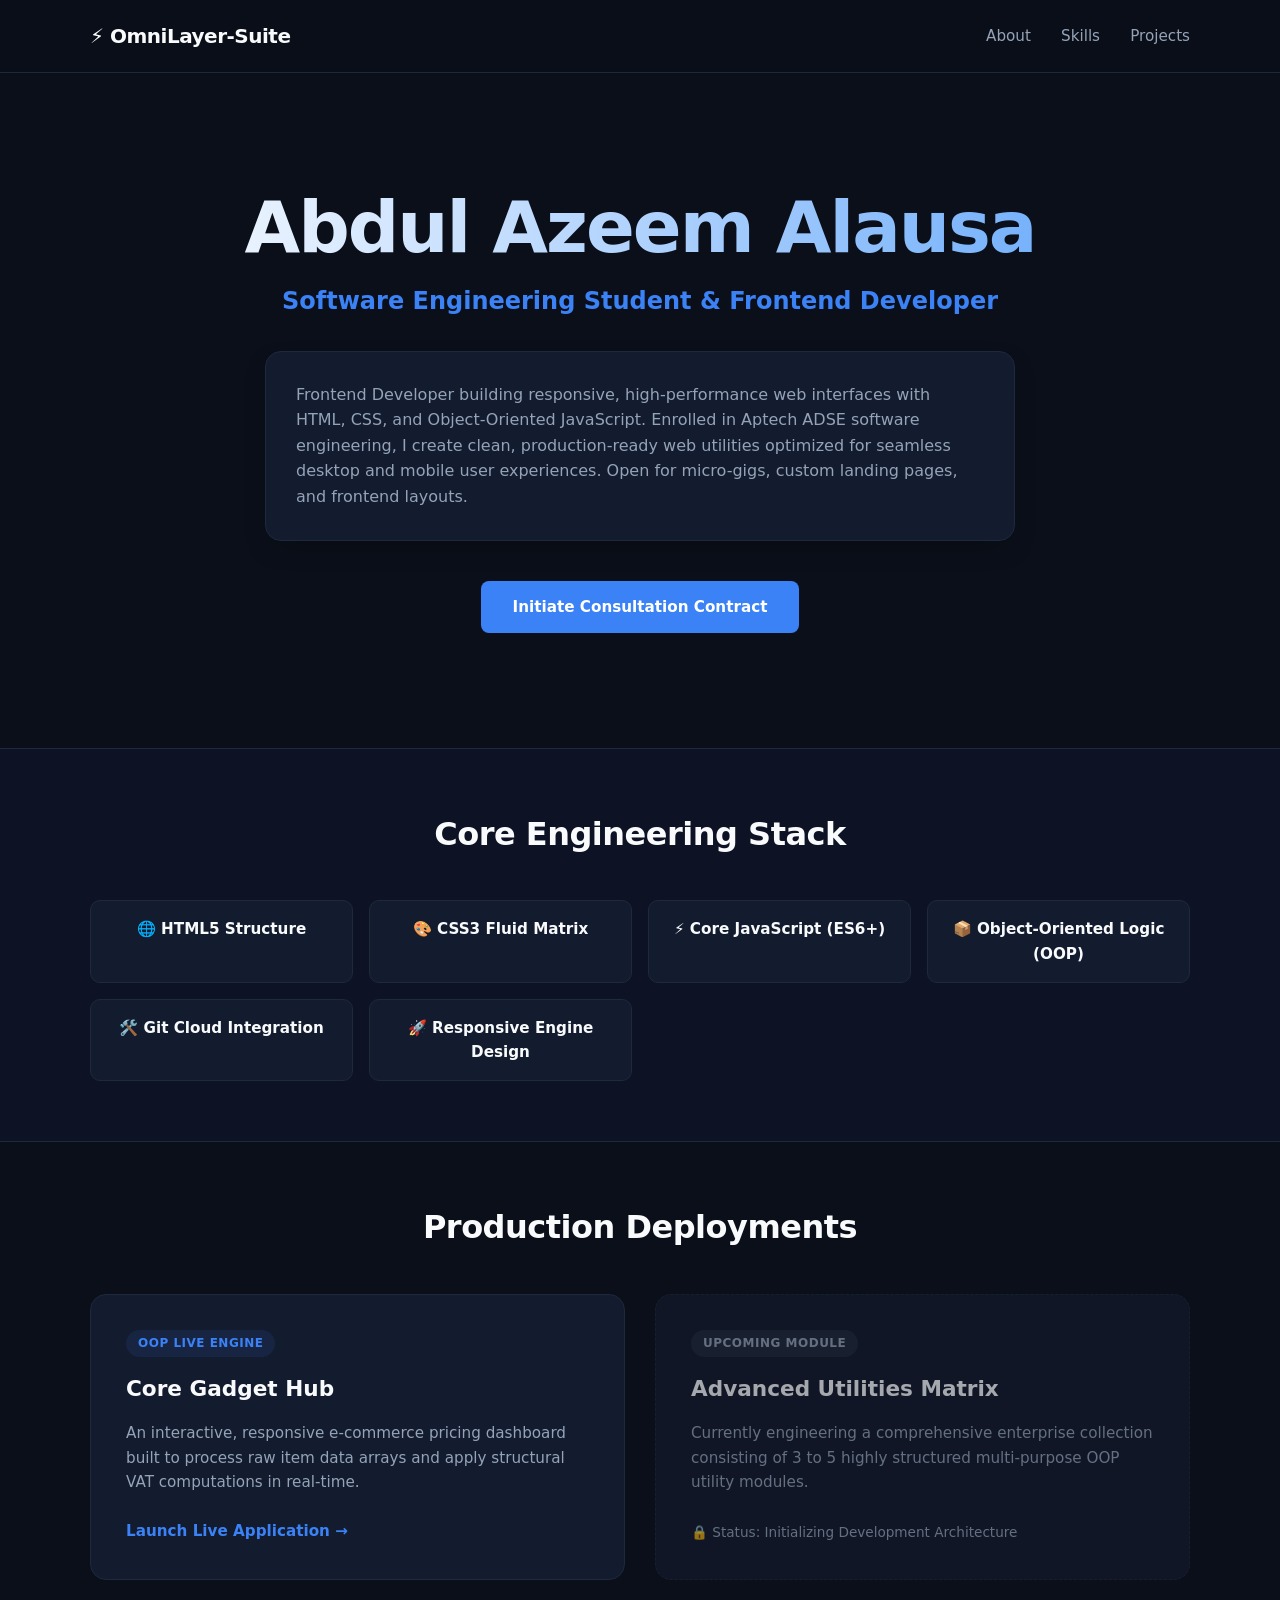
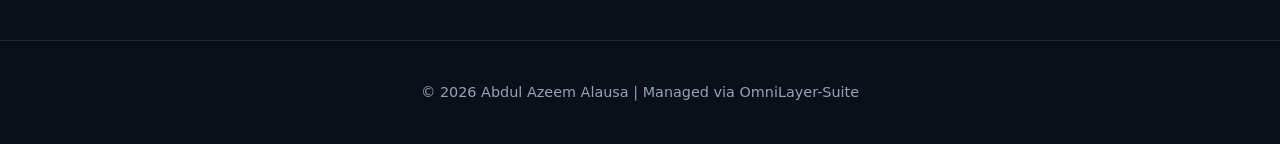
<file: index.html>
<!DOCTYPE html>
<html lang="en">
<head>
    <meta charset="UTF-8">
    <meta name="viewport" content="width=device-width, initial-scale=1.0">
    <title>Abdul Azeem Alausa | Software Suite</title>
    <link rel="stylesheet" href="style.css">
</head>
<body>

    <!-- Main Navigation Bar -->
    <header class="navbar">
        <div class="container flex-row">
            <div class="logo">⚡ OmniLayer-Suite</div>
            <nav class="nav-links">
                <a href="#about">About</a>
                <a href="#skills">Skills</a>
                <a href="#work">Projects</a>
            </nav>
        </div>
    </header>

    <!-- Hero Introduction Core -->
    <section id="about" class="hero-section">
        <div class="container text-center">
            <h1 class="hero-title">Abdul Azeem Alausa</h1>
            <p class="hero-subtitle">Software Engineering Student & Frontend Developer</p>
            
            <div class="bio-box">
                <p>Frontend Developer building responsive, high-performance web interfaces with HTML, CSS, and Object-Oriented JavaScript. Enrolled in Aptech ADSE software engineering, I create clean, production-ready web utilities optimized for seamless desktop and mobile user experiences. Open for micro-gigs, custom landing pages, and frontend layouts.</p>
            </div>
            
            <a href="mailto:abdulazeemalausa88@gmail.com" class="cta-btn">Initiate Consultation Contract</a>
        </div>
    </section>

    <!-- Core Stack Competence Displays -->
    <section id="skills" class="skills-section">
        <div class="container">
            <h2 class="section-title">Core Engineering Stack</h2>
            <div class="skills-grid">
                <div class="skill-pill">🌐 HTML5 Structure</div>
                <div class="skill-pill">🎨 CSS3 Fluid Matrix</div>
                <div class="skill-pill">⚡ Core JavaScript (ES6+)</div>
                <div class="skill-pill">📦 Object-Oriented Logic (OOP)</div>
                <div class="skill-pill">🛠️ Git Cloud Integration</div>
                <div class="skill-pill">🚀 Responsive Engine Design</div>
            </div>
        </div>
    </section>

    <!-- Dynamic Work Grid Dashboard -->
    <section id="work" class="work-section">
        <div class="container">
            <h2 class="section-title">Production Deployments</h2>
            <div class="projects-grid">
                
                <!-- Project Module 1 -->
                <div class="project-card">
                    <div class="card-badge">OOP Live Engine</div>
                    <h3>Core Gadget Hub</h3>
                    <p>An interactive, responsive e-commerce pricing dashboard built to process raw item data arrays and apply structural VAT computations in real-time.</p>
                    <a href="../Gadget-Store/index.html" class="project-link">Launch Live Application &rarr;</a>
                </div>

                <!-- Project Module 2 -->
                <div class="project-card placeholder-card">
                    <div class="card-badge secure">Upcoming Module</div>
                    <h3>Advanced Utilities Matrix</h3>
                    <p>Currently engineering a comprehensive enterprise collection consisting of 3 to 5 highly structured multi-purpose OOP utility modules.</p>
                    <span class="lock-text">🔒 Status: Initializing Development Architecture</span>
                </div>

            </div>
        </div>
    </section>

    <!-- Unified Brand Footer -->
    <footer>
        <p>&copy; 2026 Abdul Azeem Alausa | Managed via OmniLayer-Suite</p>
    </footer>

</body>
</html>
</file>
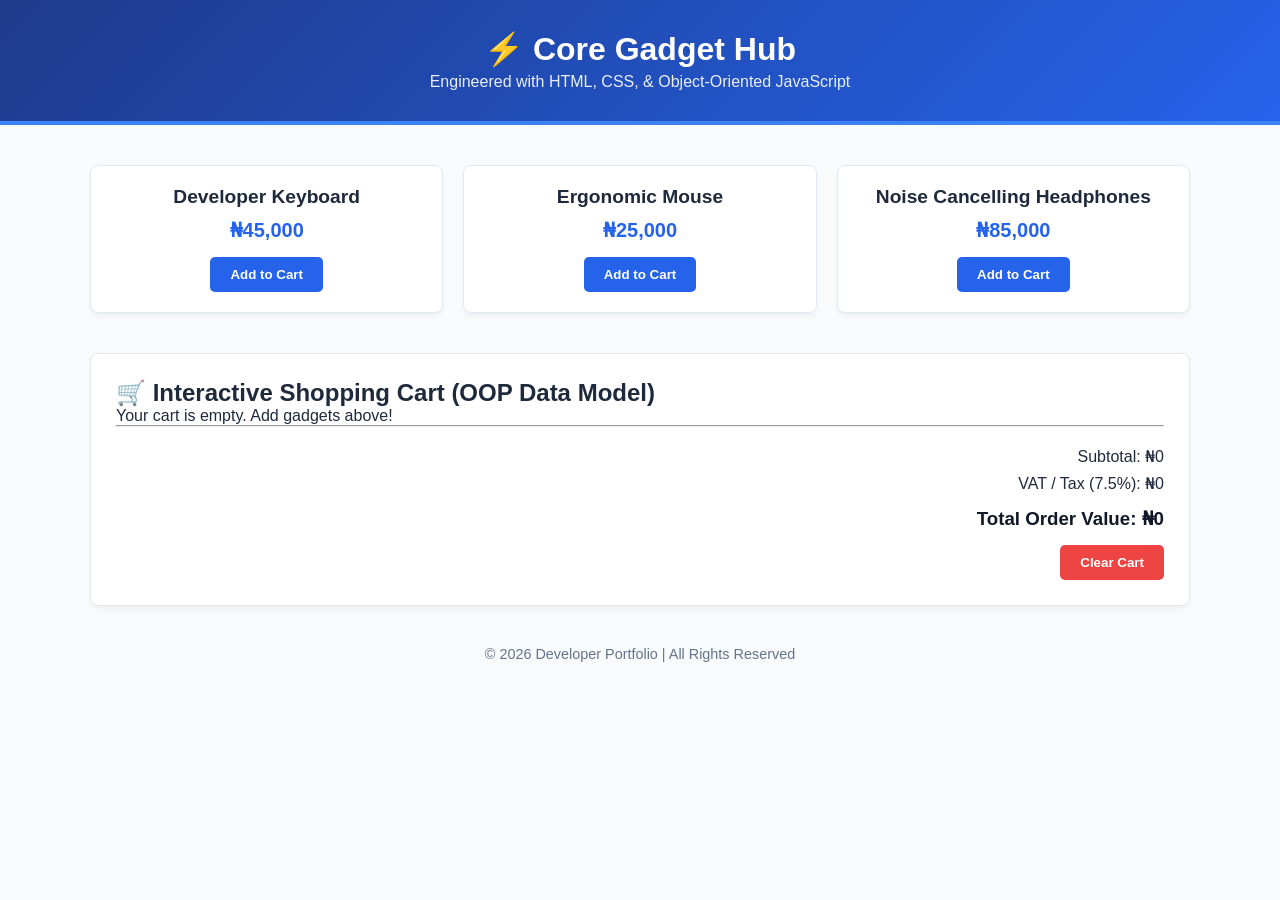
<file: Gadget-Store/index.html>
<!DOCTYPE html>
<html lang="en">
<head>
    <meta charset="UTF-8">
    <meta name="viewport" content="width=device-width, initial-scale=1.0">
    <title>Developer Portfolio | OOP Showcase</title>
    <link rel="stylesheet" href="style.css">
</head>
<body>

        <header>
        <div class="container">
            <h1>⚡ Core Gadget Hub</h1>
            <p>Engineered with HTML, CSS, & Object-Oriented JavaScript</p>
        </div>
    </header>


    <main class="container">
        <!-- Responsive Product Grid -->
        <section class="products-grid">
            <div class="product-card">
                <h3>Developer Keyboard</h3>
                <p class="price">₦45,000</p>
                <button class="add-btn" data-id="1" data-name="Developer Keyboard" data-price="45000">Add to Cart</button>
            </div>
            <div class="product-card">
                <h3>Ergonomic Mouse</h3>
                <p class="price">₦25,000</p>
                <button class="add-btn" data-id="2" data-name="Ergonomic Mouse" data-price="25000">Add to Cart</button>
            </div>
            <div class="product-card">
                <h3>Noise Cancelling Headphones</h3>
                <p class="price">₦85,000</p>
                <button class="add-btn" data-id="3" data-name="NC Headphones" data-price="85000">Add to Cart</button>
            </div>
        </section>

        <!-- Live OOP Calculator Display -->
        <section class="cart-section">
            <h2>🛒 Interactive Shopping Cart (OOP Data Model)</h2>
            <div id="cart-items">
                <p class="empty-msg">Your cart is empty. Add gadgets above!</p>
            </div>
            <hr>
            <div class="cart-summary">
                <p>Subtotal: <span id="subtotal">₦0</span></p>
                <p>VAT / Tax (7.5%): <span id="tax">₦0</span></p>
                <h3>Total Order Value: <span id="total-price">₦0</span></h3>
                <button id="clear-btn" class="clear-btn">Clear Cart</button>
            </div>
        </section>
    </main>

        <footer>
        <p>&copy; 2026 Developer Portfolio | All Rights Reserved</p>
    </footer>

    <script src="app.js"></script>
</body>
</html>
</file>
<file: style.css>
/* Premium Studio System Configuration Variables */
:root {
    --bg-main: #0b0f19;
    --bg-surface: #131b2e;
    --text-primary: #f8fafc;
    --text-secondary: #94a3b8;
    --accent-blue: #3b82f6;
    --border-color: #1e293b;
}

* {
    margin: 0;
    padding: 0;
    box-sizing: border-box;
    font-family: system-ui, -apple-system, BlinkMacSystemFont, sans-serif;
    scroll-behavior: smooth;
}

body {
    background-color: var(--bg-main);
    color: var(--text-primary);
    line-height: 1.6;
}

.container {
    width: 90%;
    max-width: 1100px;
    margin: 0 auto;
    padding: 60px 0;
}

.flex-row {
    display: flex;
    justify-content: space-between;
    align-items: center;
}

.text-center {
    text-align: center;
}

/* Navbar Interface Elements */
.navbar {
    background-color: rgba(11, 15, 25, 0.85);
    backdrop-filter: blur(12px);
    border-bottom: 1px solid var(--border-color);
    position: sticky;
    top: 0;
    z-index: 1000;
}

.navbar .container {
    padding: 20px 0;
}

.logo {
    font-size: 1.25rem;
    font-weight: 800;
    color: var(--text-primary);
    letter-spacing: -0.5px;
}

.nav-links a {
    color: var(--text-secondary);
    text-decoration: none;
    margin-left: 25px;
    font-size: 0.95rem;
    font-weight: 500;
    transition: color 0.2s ease;
}

.nav-links a:hover {
    color: var(--accent-blue);
}

/* Hero Section Structural Architecture */
.hero-section {
    min-height: 75vh;
    display: flex;
    align-items: center;
}

.hero-title {
    font-size: clamp(2.5rem, 6vw, 4.5rem); /* Dynamically scales title based on viewport screen scale */
    font-weight: 800;
    letter-spacing: -2px;
    line-height: 1.1;
    margin-bottom: 15px;
    background: linear-gradient(to right, #ffffff, #60a5fa);
    -webkit-background-clip: text;
    -webkit-text-fill-color: transparent;
}

.hero-subtitle {
    font-size: clamp(1.1rem, 2vw, 1.5rem);
    color: var(--accent-blue);
    font-weight: 600;
    margin-bottom: 30px;
}

.bio-box {
    background-color: var(--bg-surface);
    border: 1px solid var(--border-color);
    padding: 30px;
    border-radius: 16px;
    max-width: 750px;
    margin: 0 auto 40px auto;
    text-align: left;
    color: var(--text-secondary);
    box-shadow: 0 10px 30px -15px rgba(0,0,0,0.5);
}

.cta-btn {
    display: inline-block;
    background-color: var(--accent-blue);
    color: white;
    text-decoration: none;
    padding: 14px 32px;
    border-radius: 8px;
    font-weight: 600;
    font-size: 0.95rem;
    transition: transform 0.2s, background-color 0.2s;
}

.cta-btn:hover {
    background-color: #2563eb;
    transform: translateY(-2px);
}

/* Skills Core Presentation Grid */
.skills-section {
    background-color: #0d1324;
    border-top: 1px solid var(--border-color);
    border-bottom: 1px solid var(--border-color);
}

.section-title {
    font-size: 2rem;
    font-weight: 700;
    letter-spacing: -0.5px;
    margin-bottom: 40px;
    text-align: center;
}

.skills-grid {
    display: grid;
    grid-template-columns: repeat(auto-fit, minmax(220px, 1fr)); /* Advanced grid automatically maps layout size adjustments */
    gap: 16px;
}

.skill-pill {
    background-color: var(--bg-surface);
    border: 1px solid var(--border-color);
    padding: 16px;
    border-radius: 10px;
    text-align: center;
    font-weight: 600;
    font-size: 0.95rem;
    color: var(--text-primary);
}

/* Project Module Showcase Architecture */
.projects-grid {
    display: grid;
    grid-template-columns: repeat(auto-fit, minmax(320px, 1fr));
    gap: 30px;
}

.project-card {
    background-color: var(--bg-surface);
    border: 1px solid var(--border-color);
    padding: 35px;
    border-radius: 16px;
    display: flex;
    flex-direction: column;
    gap: 15px;
    position: relative;
}

.card-badge {
    align-self: flex-start;
    background-color: rgba(59, 130, 246, 0.1);
    color: var(--accent-blue);
    padding: 4px 12px;
    border-radius: 20px;
    font-size: 0.75rem;
    font-weight: 700;
    text-transform: uppercase;
    letter-spacing: 0.5px;
}

.card-badge.secure {
    background-color: rgba(148, 163, 184, 0.1);
    color: var(--text-secondary);
}

.project-card h3 {
    font-size: 1.35rem;
    font-weight: 700;
}

.project-card p {
    color: var(--text-secondary);
    font-size: 0.95rem;
    flex-grow: 1;
}

.project-link {
    color: var(--accent-blue);
    text-decoration: none;
    font-weight: 600;
    font-size: 0.95rem;
    margin-top: 10px;
}

.project-link:hover {
    text-decoration: underline;
}

.placeholder-card {
    opacity: 0.65;
    border-style: dashed;
}

.lock-text {
    font-size: 0.85rem;
    color: var(--text-secondary);
    font-weight: 500;
}

/* Footer Element Configuration */
footer {
    border-top: 1px solid var(--border-color);
    text-align: center;
    padding: 40px 0;
    color: var(--text-secondary);
    font-size: 0.9rem;
}

/* RESPONSIVE RE-FLOW BREAKPOINTS */
@media (max-width: 768px) {
    .navbar .container {
        flex-direction: column;
        gap: 15px;
    }
    .nav-links a {
        margin: 0 12px;
    }
}
</file>
<file: Gadget-Store/style.css>
/* Modern CSS Reset & Core Variables */
:root {
    --primary-color: #2563eb;
    --dark-color: #1e293b;
    --light-bg: #f8fafc;
    --border-color: #e2e8f0;
}

* {
    margin: 0;
    padding: 0;
    box-sizing: border-box;
    font-family: 'Segoe UI', Tahoma, Geneva, Verdana, sans-serif;
}

body {
    background-color: var(--light-bg);
    color: var(--dark-color);
    padding-bottom: 40px;
}

.container {
    width: 90%;
    max-width: 1100px;
    margin: 0 auto;
}

/* Header Styling */
header {
    background: linear-gradient(135deg, #1e3a8a, var(--primary-color));
    color: white;
    padding: 30px 0;
    text-align: center;
    margin-bottom: 40px;
    border-bottom: 4px solid #3b82f6;
}

header p {
    opacity: 0.9;
    margin-top: 5px;
}

/* RESPONSIVE LAYOUT ENGINE */
/* Default for Desktop: 3 equal columns using CSS Grid */
.products-grid {
    display: grid;
    grid-template-columns: repeat(3, 1fr);
    gap: 20px;
    margin-bottom: 40px;
}

/* Responsive breakpoint for Tablets */
@media (max-width: 768px) {
    .products-grid {
        grid-template-columns: repeat(2, 1fr);
    }
}

/* Responsive breakpoint for Mobile Phones */
@media (max-width: 480px) {
    .products-grid {
        grid-template-columns: 1fr;
    }
}

/* Component Styling */
.product-card {
    background: white;
    border: 1px solid var(--border-color);
    border-radius: 8px;
    padding: 20px;
    text-align: center;
    box-shadow: 0 4px 6px -1px rgba(0, 0, 0, 0.05);
}

.product-card h3 {
    margin-bottom: 10px;
    font-size: 1.2rem;
}

.product-card .price {
    color: var(--primary-color);
    font-weight: bold;
    font-size: 1.25rem;
    margin-bottom: 15px;
}

button {
    background-color: var(--primary-color);
    color: white;
    border: none;
    padding: 10px 20px;
    border-radius: 5px;
    cursor: pointer;
    font-weight: 600;
    transition: background 0.2s;
}

button:hover {
    background-color: #1d4ed8;
}

/* Calculator Section */
.cart-section {
    background: white;
    border: 1px solid var(--border-color);
    border-radius: 8px;
    padding: 25px;
    box-shadow: 0 4px 6px -1px rgba(0, 0, 0, 0.05);
}

.cart-item-row {
    display: flex;
    justify-content: space-between;
    padding: 10px 0;
    border-bottom: 1px dashed var(--border-color);
}

.cart-summary {
    margin-top: 20px;
    text-align: right;
}

.cart-summary p {
    margin-bottom: 8px;
    font-size: 1rem;
}

.cart-summary h3 {
    margin: 15px 0;
    color: #111827;
}

.clear-btn {
    background-color: #ef4444;
}
.clear-btn:hover {
    background-color: #dc2626;
}

footer {
    text-align: center;
    margin-top: 40px;
    color: #64748b;
    font-size: 0.9rem;
}
</file>
